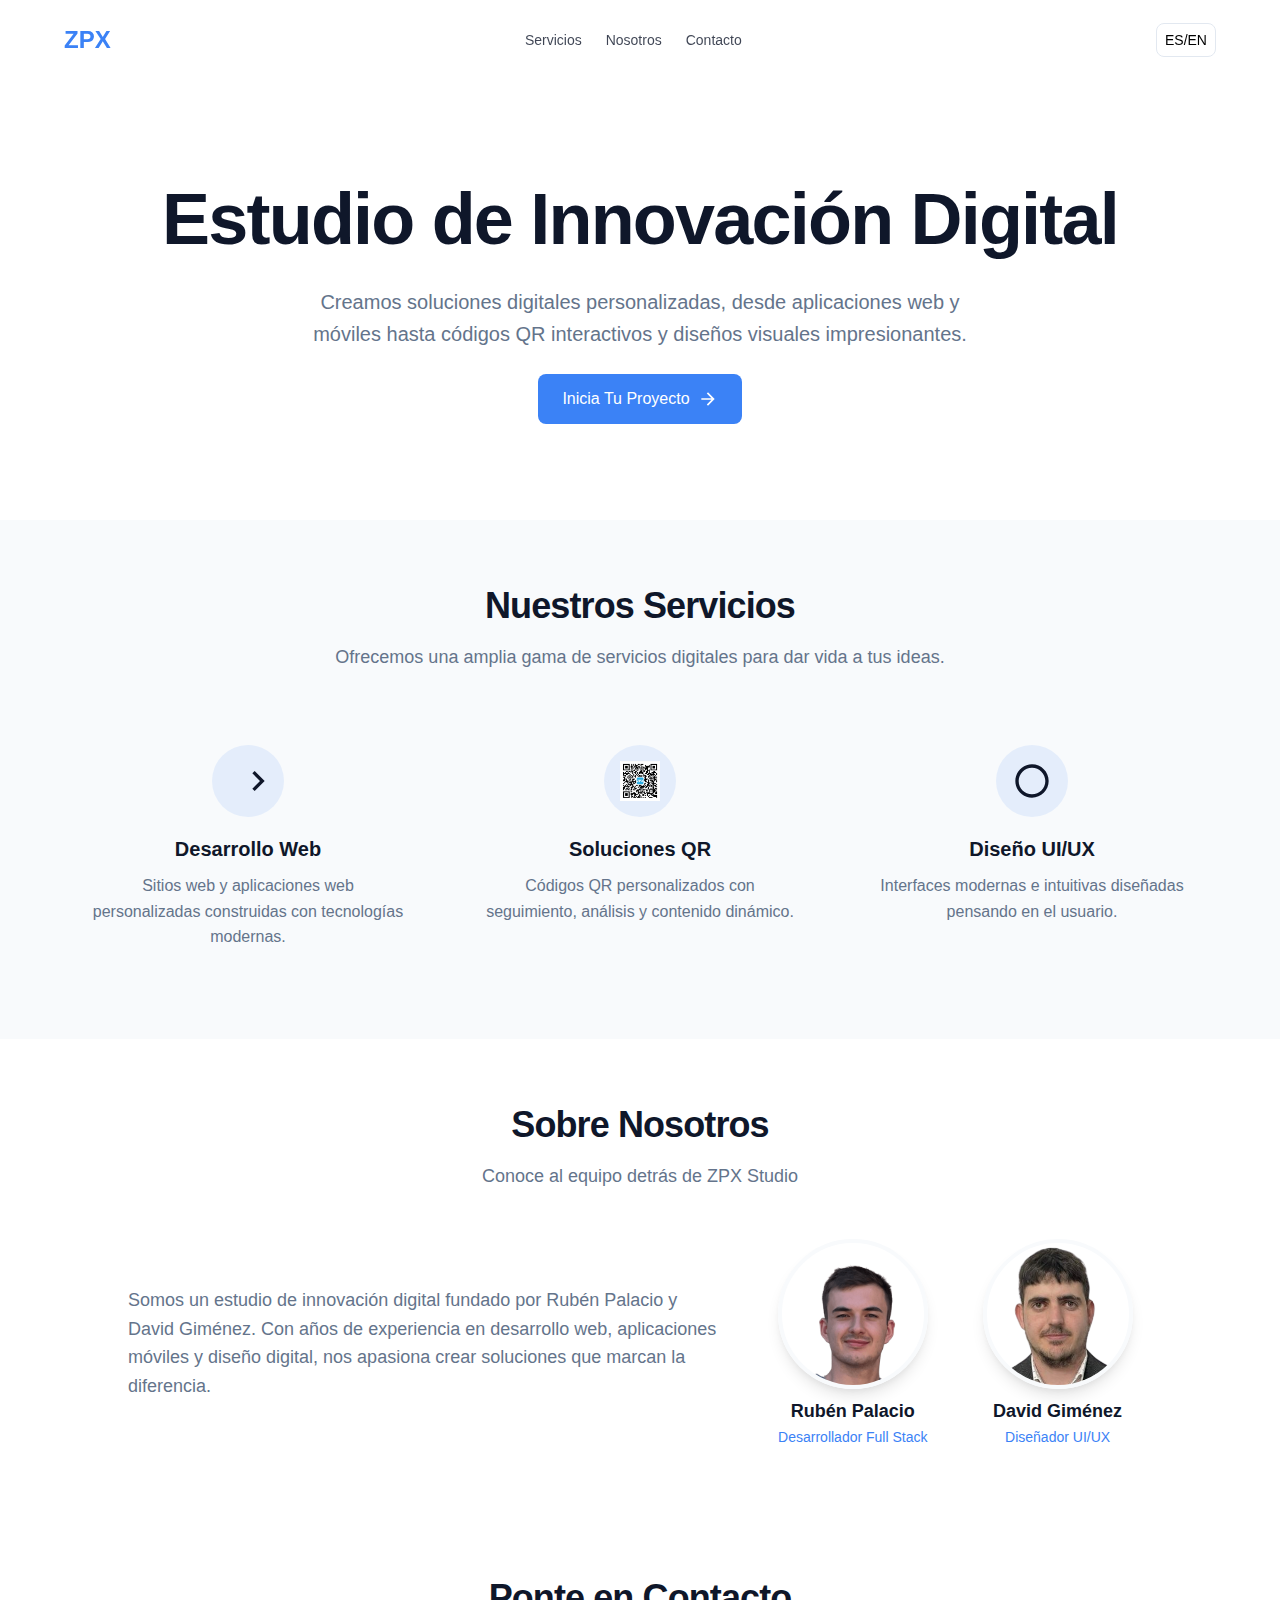
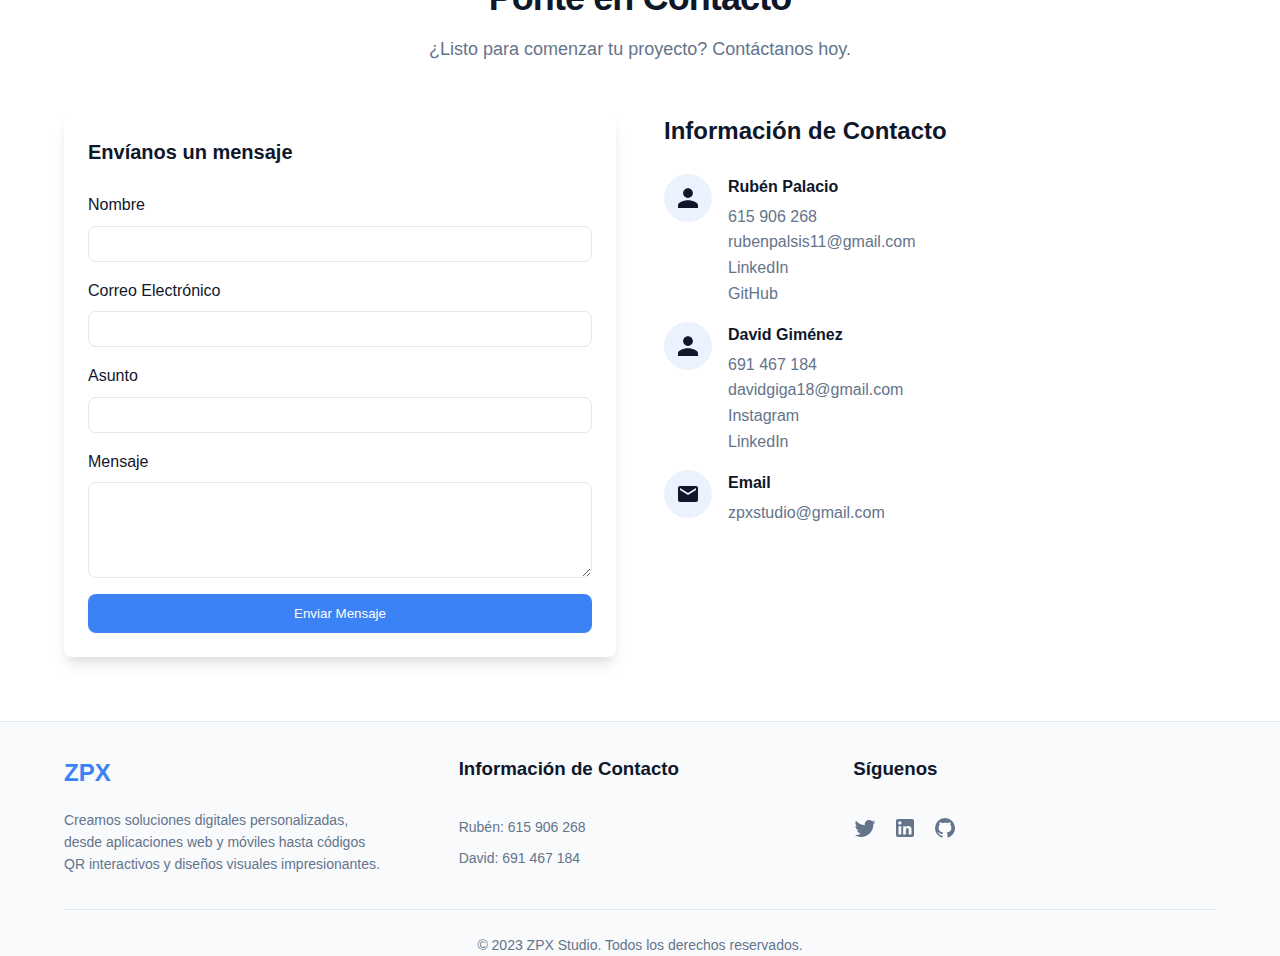
<file: ZPX/index.html>
<!DOCTYPE html>
<html lang="es">
<head>
    <meta charset="UTF-8">
    <meta name="viewport" content="width=device-width, initial-scale=1.0">
    <title>ZPX Studio - Innovación Digital</title>
    <link rel="stylesheet" href="assets/css/styles.css">
</head>
<body>
    <!-- Header -->
    <header id="header" class="header">
        <div class="container">
            <div class="header-content">
                <a href="#home" class="logo-link">
                    <div class="logo">ZPX</div>
                </a>
                <nav class="desktop-nav">
                    <a href="#services" class="nav-link">Servicios</a>
                    <a href="#about" class="nav-link">Nosotros</a>
                    <a href="#contact" class="nav-link">Contacto</a>
                </nav>
                <div class="header-actions">
                    <button id="language-toggle" class="language-toggle">ES/EN</button>
                </div>
                <button id="mobile-menu-button" class="mobile-menu-button">
                    <svg class="menu-icon" viewBox="0 0 24 24" width="24" height="24">
                        <path fill="currentColor" d="M3 6h18v2H3V6zm0 5h18v2H3v-2zm0 5h18v2H3v-2z"/>
                    </svg>
                </button>
            </div>
        </div>
    </header>

    <!-- Mobile Menu -->
    <div id="mobile-menu" class="mobile-menu">
        <div class="mobile-menu-header">
            <a href="#home" class="logo-link">
                <div class="logo">ZPX</div>
            </a>
            <button id="close-menu-button" class="close-menu-button">
                <svg class="close-icon" viewBox="0 0 24 24" width="24" height="24">
                    <path fill="currentColor" d="M19 6.41L17.59 5 12 10.59 6.41 5 5 6.41 10.59 12 5 17.59 6.41 19 12 13.41 17.59 19 19 17.59 13.41 12z"/>
                </svg>
            </button>
        </div>
        <nav class="mobile-nav">
            <a href="#services" class="mobile-nav-link">Servicios</a>
            <a href="#about" class="mobile-nav-link">Nosotros</a>
            <a href="#qr-tool" class="mobile-nav-link">Herramienta QR</a>
            <a href="#contact" class="mobile-nav-link">Contacto</a>
        </nav>
        <div class="mobile-menu-footer">
            <button id="mobile-language-toggle" class="language-toggle">ES/EN</button>
        </div>
    </div>

    <!-- Hero Section -->
    <section id="home" class="hero-section">
        <div class="container">
            <div class="hero-content">
                <h1 class="hero-title">Estudio de Innovación Digital</h1>
                <p class="hero-subtitle">Creamos soluciones digitales personalizadas, desde aplicaciones web y móviles hasta códigos QR interactivos y diseños visuales impresionantes.</p>
                <a href="#contact" class="cta-button">
                    Inicia Tu Proyecto
                    <svg class="arrow-icon" viewBox="0 0 24 24" width="20" height="20">
                        <path fill="currentColor" d="M12 4l-1.41 1.41L16.17 11H4v2h12.17l-5.58 5.59L12 20l8-8z"/>
                    </svg>
                </a>
            </div>
        </div>
    </section>

    <!-- Services Section -->
    <section id="services" class="services-section">
        <div class="container">
            <div class="section-header">
                <h2 class="section-title">Nuestros Servicios</h2>
                <p class="section-subtitle">Ofrecemos una amplia gama de servicios digitales para dar vida a tus ideas.</p>
            </div>
            <div class="services-grid">
                <div class="service-card">
                    <div class="service-icon">
                        <svg viewBox="0 0 24 24" width="40" height="40">
                            <path fill="currentColor" d="M14.6 16.6l4.6-4.6-4.6-4.6L16 6l6 6-6 6-1.4-1.4z"/>
                        </svg>
                    </div>
                    <h3 class="service-title">Desarrollo Web</h3>
                    <p class="service-description">Sitios web y aplicaciones web personalizadas construidas con tecnologías modernas.</p>
                </div>
                <div class="service-card">
                    <div class="service-icon">
                        <img src="assets/img/QR.png" alt="Icono de Soluciones QR" width="40" height="40">
                    </div>
                    <h3 class="service-title">Soluciones QR</h3>
                    <p class="service-description">Códigos QR personalizados con seguimiento, análisis y contenido dinámico.</p>
                </div>
                <div class="service-card">
                    <div class="service-icon">
                        <svg viewBox="0 0 24 24" width="40" height="40">
                            <path fill="currentColor" d="M12 2C6.48 2 2 6.48 2 12s4.48 10 10 10 10-4.48 10-10S17.52 2 12 2zm0 18c-4.41 0-8-3.59-8-8s3.59-8 8-8 8 3.59 8 8-3.59 8-8 8z"/>
                        </svg>
                    </div>
                    <h3 class="service-title">Diseño UI/UX</h3>
                    <p class="service-description">Interfaces modernas e intuitivas diseñadas pensando en el usuario.</p>
                </div>
            </div>
        </div>
    </section>

    <!-- About Section -->
    <section id="about" class="about-section">
        <div class="container">
            <div class="section-header">
                <h2 class="section-title">Sobre Nosotros</h2>
                <p class="section-subtitle">Conoce al equipo detrás de ZPX Studio</p>
            </div>
            <div class="about-content">
                <div class="about-text">
                    <p>Somos un estudio de innovación digital fundado por Rubén Palacio y David Giménez. Con años de experiencia en desarrollo web, aplicaciones móviles y diseño digital, nos apasiona crear soluciones que marcan la diferencia.</p>
                </div>
                <div class="founders-grid">
                    <div class="founder-card">
                        <div class="founder-image">
                            <img src="assets/img/ruben_perfil.png" alt="Foto de Rubén Palacio">
                        </div>
                        <div class="founder-info">
                            <h4 class="founder-name">Rubén Palacio</h4>
                            <p class="founder-role">Desarrollador Full Stack</p>
                        </div>
                    </div>
                    <div class="founder-card">
                        <div class="founder-image">
                            <img src="assets/img/david_perfil.png" alt="Foto de David Giménez">
                        </div>
                        <div class="founder-info">
                            <h4 class="founder-name">David Giménez</h4>
                            <p class="founder-role">Diseñador UI/UX</p>
                        </div>
                    </div>
                </div>
            </div>
        </div>
    </section>

    <!-- Contact Section -->
    <section id="contact" class="contact-section">
        <div class="container">
            <div class="section-header">
                <h2 class="section-title">Ponte en Contacto</h2>
                <p class="section-subtitle">¿Listo para comenzar tu proyecto? Contáctanos hoy.</p>
            </div>
            <div class="contact-content">
                <div class="contact-form-container">
                    <div class="contact-form-header">
                        <h3>Envíanos un mensaje</h3>
                    </div>
                    <form id="contact-form" class="contact-form">
                        <div class="form-group">
                            <label for="name" class="form-label">Nombre</label>
                            <input type="text" id="name" name="name" class="form-input" required>
                            <p id="name-error" class="error-message"></p>
                        </div>
                        <div class="form-group">
                            <label for="email" class="form-label">Correo Electrónico</label>
                            <input type="email" id="email" name="email" class="form-input" required>
                            <p id="email-error" class="error-message"></p>
                        </div>
                        <div class="form-group">
                            <label for="subject" class="form-label">Asunto</label>
                            <input type="text" id="subject" name="subject" class="form-input" required>
                            <p id="subject-error" class="error-message"></p>
                        </div>
                        <div class="form-group">
                            <label for="message" class="form-label">Mensaje</label>
                            <textarea id="message" name="message" class="form-textarea" required></textarea>
                            <p id="message-error" class="error-message"></p>
                        </div>
                        <button type="submit" id="submit-button" class="submit-button">
                            Enviar Mensaje
                        </button>
                    </form>
                </div>
                <div class="contact-info">
                    <h3>Información de Contacto</h3>
                    <div class="contact-details">
                        <div class="contact-item">
                            <div class="contact-icon">
                                <svg viewBox="0 0 24 24" width="24" height="24">
                                    <path fill="currentColor" d="M12 12c2.7 0 4.88-2.18 4.88-4.88S14.7 2.24 12 2.24 7.12 4.42 7.12 7.12 9.3 12 12 12zm0 2.24c-3.33 0-9.99 1.68-9.99 5.01V22h19.98v-2.75c0-3.33-6.66-5.01-9.99-5.01z"/>
                                </svg>
                            </div>
                            <div class="contact-text">
                                <h4>Rubén Palacio</h4>
                                <a href="tel:+34615906268">615 906 268</a><br>
                                <a href="mailto:rubenpalsis11@gmail.com">rubenpalsis11@gmail.com</a><br>
                                <a href="https://www.linkedin.com/in/ruben-palacio-sisamon-4bb30425a/">LinkedIn</a><br>
                                <a href="https://github.com/RubenPalSis">GitHub</a><br>
                            </div>
                        </div>
                        <div class="contact-item">
                            <div class="contact-icon">
                                <svg viewBox="0 0 24 24" width="24" height="24">
                                    <path fill="currentColor" d="M12 12c2.7 0 4.88-2.18 4.88-4.88S14.7 2.24 12 2.24 7.12 4.42 7.12 7.12 9.3 12 12 12zm0 2.24c-3.33 0-9.99 1.68-9.99 5.01V22h19.98v-2.75c0-3.33-6.66-5.01-9.99-5.01z"/>
                                </svg>
                            </div>
                            <div class="contact-text">
                                <h4>David Giménez</h4>
                                <a href="tel:+34691467184">691 467 184</a><br>
                                <a href="mailto:davidgiga18@gmail.com">davidgiga18@gmail.com</a><br>
                                <a href="https://www.instagram.com/caletacreativos/">Instagram</a><br>
                                <a href="https://www.linkedin.com/in/davidgiga18/">LinkedIn</a><br>
                            </div>
                        </div>

                        <div class="contact-item">
                            <div class="contact-icon">
                                <svg viewBox="0 0 24 24" width="24" height="24">
                                    <path fill="currentColor" d="M20 4H4c-1.1 0-1.99.9-1.99 2L2 18c0 1.1.9 2 2 2h16c1.1 0 2-.9 2-2V6c0-1.1-.9-2-2-2zm0 4l-8 5-8-5V6l8 5 8-5v2z"/>
                                </svg>
                            </div>
                            <div class="contact-text">
                                <h4>Email</h4>
                                <a href="mailto:zpxstudio@gmail.com">zpxstudio@gmail.com</a><br>
                            </div>
                        </div>
                    </div>
                </div>
            </div>
        </div>
    </section>

    <!-- Footer -->
    <footer class="footer">
        <div class="container">
            <div class="footer-content">
                <div class="footer-section">
                    <a href="#home" class="footer-logo">
                        <div class="logo">ZPX</div>
                    </a>
                    <p class="footer-description">Creamos soluciones digitales personalizadas, desde aplicaciones web y móviles hasta códigos QR interactivos y diseños visuales impresionantes.</p>
                </div>
                <div class="footer-section">
                    <h3 class="footer-title">Información de Contacto</h3>
                    <ul class="footer-links">
                        <li>Rubén: <a href="tel:+34615906268">615 906 268</a></li>
                        <li>David: <a href="tel:+34691467184">691 467 184</a></li>
                    </ul>
                </div>
                <div class="footer-section">
                    <h3 class="footer-title">Síguenos</h3>
                    <div class="social-links">
                        <a href="#" aria-label="Twitter" class="social-link">
                            <svg viewBox="0 0 24 24" width="24" height="24">
                                <path fill="currentColor" d="M22.46 6c-.77.35-1.6.58-2.46.69.88-.53 1.56-1.37 1.88-2.38-.83.5-1.75.85-2.72 1.05C18.37 4.5 17.26 4 16 4c-2.35 0-4.27 1.92-4.27 4.29 0 .34.04.67.11.98C8.28 9.09 5.11 7.38 3 4.79c-.37.63-.58 1.37-.58 2.15 0 1.49.75 2.81 1.91 3.56-.71 0-1.37-.2-1.95-.5v.03c0 2.08 1.48 3.82 3.44 4.21a4.22 4.22 0 0 1-1.93.07 4.28 4.28 0 0 0 4 2.98 8.521 8.521 0 0 1-5.33 1.84c-.34 0-.68-.02-1.02-.06C3.44 20.29 5.7 21 8.12 21 16 21 20.33 14.46 20.33 8.79c0-.19 0-.37-.01-.56.84-.6 1.56-1.36 2.14-2.23z"/>
                            </svg>
                        </a>
                        <a href="#" aria-label="LinkedIn" class="social-link">
                            <svg viewBox="0 0 24 24" width="24" height="24">
                                <path fill="currentColor" d="M19 3a2 2 0 0 1 2 2v14a2 2 0 0 1-2 2H5a2 2 0 0 1-2-2V5a2 2 0 0 1 2-2h14m-.5 15.5v-5.3a3.26 3.26 0 0 0-3.26-3.26c-.85 0-1.84.52-2.32 1.3v-1.11h-2.79v8.37h2.79v-4.93c0-.77.62-1.4 1.39-1.4a1.4 1.4 0 0 1 1.4 1.4v4.93h2.79M6.88 8.56a1.68 1.68 0 0 0 1.68-1.68c0-.93-.75-1.69-1.68-1.69a1.69 1.69 0 0 0-1.69 1.69c0 .93.76 1.68 1.69 1.68m1.39 9.94v-8.37H5.5v8.37h2.77z"/>
                            </svg>
                        </a>
                        <a href="#" aria-label="GitHub" class="social-link">
                            <svg viewBox="0 0 24 24" width="24" height="24">
                                <path fill="currentColor" d="M12 2A10 10 0 0 0 2 12c0 4.42 2.87 8.17 6.84 9.5.5.08.66-.23.66-.5v-1.69c-2.77.6-3.36-1.34-3.36-1.34-.46-1.16-1.11-1.47-1.11-1.47-.91-.62.07-.6.07-.6 1 .07 1.53 1.03 1.53 1.03.87 1.52 2.34 1.07 2.91.83.09-.65.35-1.09.63-1.34-2.22-.25-4.55-1.11-4.55-4.92 0-1.11.38-2 1.03-2.71-.1-.25-.45-1.29.1-2.64 0 0 .84-.27 2.75 1.02.79-.22 1.65-.33 2.5-.33.85 0 1.71.11 2.5.33 1.91-1.29 2.75-1.02 2.75-1.02.55 1.35.2 2.39.1 2.64.65.71 1.03 1.6 1.03 2.71 0 3.82-2.34 4.66-4.57 4.91.36.31.69.92.69 1.85V21c0 .27.16.59.67.5C19.14 20.16 22 16.42 22 12A10 10 0 0 0 12 2z"/>
                            </svg>
                        </a>
                    </div>
                </div>
            </div>
            <div class="footer-bottom">
                <p>© 2023 ZPX Studio. Todos los derechos reservados.</p>
            </div>
        </div>
    </footer>

    <!-- Toast Notification -->
    <div id="toast" class="toast">
        <div class="toast-content">
            <span id="toast-message"></span>
        </div>
    </div>

    <script src="assets/js/script.js"></script>
</body>
</html>
</file>
<file: ZPX/assets/css/styles.css>
/* Reset and Base Styles */
* {
    margin: 0;
    padding: 0;
    box-sizing: border-box;
}

:root {
    --primary: #3b82f6;
    --primary-foreground: #ffffff;
    --background: #ffffff;
    --foreground: #0f172a;
    --card: #f8fafc;
    --card-foreground: #0f172a;
    --muted: #64748b;
    --muted-foreground: #64748b;
    --border: #e2e8f0;
    --destructive: #ef4444;
    --radius: 0.5rem;
    --shadow: 0 1px 3px 0 rgba(0, 0, 0, 0.1), 0 1px 2px 0 rgba(0, 0, 0, 0.06);
    --shadow-lg: 0 10px 15px -3px rgba(0, 0, 0, 0.1), 0 4px 6px -2px rgba(0, 0, 0, 0.05);
}

body {
    font-family: -apple-system, BlinkMacSystemFont, 'Segoe UI', Roboto, Oxygen, Ubuntu, Cantarell, sans-serif;
    line-height: 1.6;
    color: var(--foreground);
    background-color: var(--background);
}

.container {
    max-width: 1200px;
    margin: 0 auto;
    padding: 0 1rem;
}

@media (min-width: 768px) {
    .container {
        padding: 0 1.5rem;
    }
}

/* Header */
.header {
    position: sticky;
    top: 0;
    z-index: 50;
    width: 100%;
    transition: all 0.3s;
    background-color: transparent;
}

.header.scrolled {
    background-color: rgba(255, 255, 255, 0.8);
    backdrop-filter: blur(8px);
    border-bottom: 1px solid var(--border);
}

.header-content {
    display: flex;
    height: 5rem;
    align-items: center;
    justify-content: space-between;
}

.logo-link {
    display: flex;
    align-items: center;
    gap: 0.5rem;
    text-decoration: none;
}

.logo {
    font-size: 1.5rem;
    font-weight: 700;
    color: var(--primary);
}

.desktop-nav {
    display: none;
    align-items: center;
    gap: 1.5rem;
}

@media (min-width: 768px) {
    .desktop-nav {
        display: flex;
    }
}

.nav-link {
    font-size: 0.875rem;
    font-weight: 500;
    color: var(--foreground);
    opacity: 0.8;
    text-decoration: none;
    transition: color 0.2s;
}

.nav-link:hover {
    color: var(--primary);
}

.header-actions {
    display: none;
    align-items: center;
    gap: 1rem;
}

@media (min-width: 768px) {
    .header-actions {
        display: flex;
    }
}

.language-toggle {
    background: none;
    border: 1px solid var(--border);
    border-radius: var(--radius);
    padding: 0.5rem;
    font-size: 0.875rem;
    cursor: pointer;
    transition: all 0.2s;
}

.language-toggle:hover {
    background-color: var(--card);
}

.mobile-menu-button {
    display: flex;
    background: none;
    border: none;
    padding: 0.5rem;
    cursor: pointer;
    color: var(--foreground);
}

@media (min-width: 768px) {
    .mobile-menu-button {
        display: none;
    }
}

.menu-icon, .close-icon {
    width: 1.5rem;
    height: 1.5rem;
}

/* Mobile Menu */
.mobile-menu {
    position: fixed;
    top: 0;
    right: 0;
    bottom: 0;
    z-index: 50;
    width: 100%;
    max-width: 20rem;
    background-color: var(--background);
    transform: translateX(100%);
    transition: transform 0.3s;
    display: flex;
    flex-direction: column;
}

.mobile-menu.open {
    transform: translateX(0);
}

.mobile-menu-header {
    display: flex;
    align-items: center;
    justify-content: space-between;
    padding: 1rem;
    border-bottom: 1px solid var(--border);
}

.close-menu-button {
    background: none;
    border: none;
    padding: 0.5rem;
    cursor: pointer;
    color: var(--foreground);
}

.mobile-nav {
    display: flex;
    flex-direction: column;
    gap: 1.5rem;
    padding: 1rem;
}

.mobile-nav-link {
    font-size: 1.125rem;
    font-weight: 600;
    color: var(--foreground);
    text-decoration: none;
    transition: color 0.2s;
}

.mobile-nav-link:hover {
    color: var(--primary);
}

.mobile-menu-footer {
    margin-top: auto;
    padding: 1rem;
    border-top: 1px solid var(--border);
}

/* Hero Section */
.hero-section {
    width: 100%;
    padding-top: 6rem;
    padding-bottom: 6rem;
    background-color: var(--background);
    position: relative;
    overflow: hidden;
}

.hero-section::before {
    content: '';
    position: absolute;
    inset: 0;
    z-index: -10;
    height: 100%;
    width: 100%;
    background-color: white;
    background-image: 
        linear-gradient(to right, #f0f0f0 1px, transparent 1px),
        linear-gradient(to bottom, #f0f0f0 1px, transparent 1px);
    background-size: 6rem 4rem;
}

.hero-section::after {
    content: '';
    position: absolute;
    bottom: 0;
    left: 0;
    right: 0;
    top: 0;
    background: radial-gradient(circle 500px at 50% 200px, #d5e9f5, transparent);
    z-index: -9;
}

.hero-content {
    display: flex;
    flex-direction: column;
    align-items: center;
    text-align: center;
    gap: 1.5rem;
}

.hero-title {
    font-size: 2.25rem;
    font-weight: 700;
    line-height: 1.2;
    letter-spacing: -0.025em;
    animation: fadeInUp 1s;
}

@media (min-width: 768px) {
    .hero-title {
        font-size: 3.75rem;
    }
}

@media (min-width: 1024px) {
    .hero-title {
        font-size: 4.5rem;
    }
}

.hero-subtitle {
    max-width: 42rem;
    color: var(--muted-foreground);
    font-size: 1.125rem;
    animation: fadeInUp 1s 0.2s both;
}

@media (min-width: 768px) {
    .hero-subtitle {
        font-size: 1.25rem;
    }
}

.cta-button {
    display: inline-flex;
    align-items: center;
    background-color: var(--primary);
    color: var(--primary-foreground);
    padding: 0.75rem 1.5rem;
    border-radius: var(--radius);
    font-weight: 500;
    text-decoration: none;
    transition: all 0.2s;
    animation: fadeInUp 1s 0.4s both;
}

.cta-button:hover {
    background-color: #2563eb;
    transform: translateY(-2px);
    box-shadow: var(--shadow-lg);
}

.arrow-icon {
    margin-left: 0.5rem;
    transition: transform 0.2s;
}

.cta-button:hover .arrow-icon {
    transform: translateX(4px);
}

/* Section Styles */
section {
    padding: 4rem 0;
}

.section-header {
    display: flex;
    flex-direction: column;
    align-items: center;
    text-align: center;
    gap: 1rem;
    margin-bottom: 3rem;
}

.section-title {
    font-size: 1.875rem;
    font-weight: 700;
    line-height: 1.2;
    letter-spacing: -0.025em;
}

@media (min-width: 768px) {
    .section-title {
        font-size: 2.25rem;
    }
}

.section-subtitle {
    max-width: 42rem;
    color: var(--muted-foreground);
    font-size: 1.125rem;
}

/* Services Section */
.services-section {
    width: 100%;
    background-color: var(--card);
}

.services-grid {
    display: grid;
    gap: 1.5rem;
}

@media (min-width: 640px) {
    .services-grid {
        grid-template-columns: repeat(2, 1fr);
    }
}

@media (min-width: 1024px) {
    .services-grid {
        grid-template-columns: repeat(3, 1fr);
    }
}

.service-card {
    display: flex;
    flex-direction: column;
    align-items: center;
    text-align: center;
    padding: 1.5rem;
    border: 1px solid transparent;
    border-radius: var(--radius);
    box-shadow: none;
    transition: all 0.3s;
}

.service-card:hover {
    box-shadow: var(--shadow-lg);
    border-color: var(--border);
}

.service-icon {
    display: flex;
    align-items: center;
    justify-content: center;
    border-radius: 50%;
    background-color: rgba(59, 130, 246, 0.1);
    padding: 1rem;
    margin-bottom: 1rem;
}

.service-title {
    font-size: 1.25rem;
    font-weight: 600;
    margin-bottom: 0.5rem;
}

.service-description {
    color: var(--muted-foreground);
    font-size: 1rem;
}

/* About Section */
.about-section {
    width: 100%;
    background-color: var(--background);
}

.about-content {
    max-width: 64rem;
    margin: 0 auto;
    display: grid;
    gap: 2.5rem;
    align-items: center;
}

@media (min-width: 768px) {
    .about-content {
        grid-template-columns: 3fr 2fr;
    }
}

.about-text {
    color: var(--muted-foreground);
    font-size: 1.125rem;
}

.founders-grid {
    display: grid;
    grid-template-columns: repeat(2, 1fr);
    gap: 1rem;
}

.founder-card {
    display: flex;
    flex-direction: column;
    align-items: center;
    text-align: center;
    gap: 0.5rem;
}

.founder-image {
    width: 9.375rem;
    height: 9.375rem;
    border-radius: 50%;
    overflow: hidden;
    border: 4px solid var(--card);
    box-shadow: var(--shadow-lg);
}

.founder-image img {
    width: 100%;
    height: 100%;
    object-fit: cover;
}

.founder-name {
    font-weight: 600;
    font-size: 1.125rem;
    color: var(--foreground);
}

.founder-role {
    font-size: 0.875rem;
    color: var(--primary);
}

/* QR Section */
.qr-section {
    width: 100%;
    background-color: var(--card);
}

.qr-card {
    max-width: 32rem;
    margin: 0 auto;
    border-radius: var(--radius);
    box-shadow: var(--shadow-lg);
    background-color: var(--background);
}

.qr-content {
    padding: 1.5rem;
}

.qr-input-group {
    display: flex;
    flex-direction: column;
    gap: 1rem;
}

@media (min-width: 640px) {
    .qr-input-group {
        flex-direction: row;
    }
}

.qr-input {
    flex-grow: 1;
    padding: 0.5rem 1rem;
    border: 1px solid var(--border);
    border-radius: var(--radius);
    font-size: 1rem;
}

.qr-button {
    background-color: var(--primary);
    color: var(--primary-foreground);
    border: none;
    border-radius: var(--radius);
    padding: 0.5rem 1rem;
    font-weight: 500;
    cursor: pointer;
    transition: background-color 0.2s;
}

.qr-button:hover:not(:disabled) {
    background-color: #2563eb;
}

.qr-button:disabled {
    opacity: 0.5;
    cursor: not-allowed;
}

.qr-result {
    margin-top: 1.5rem;
    display: flex;
    flex-direction: column;
    align-items: center;
    gap: 1rem;
}

.qr-canvas-container {
    background-color: white;
    padding: 1rem;
    border-radius: var(--radius);
    box-shadow: inset 0 2px 4px 0 rgba(0, 0, 0, 0.05);
}

.download-button {
    display: inline-flex;
    align-items: center;
    background-color: transparent;
    color: var(--foreground);
    border: 1px solid var(--border);
    border-radius: var(--radius);
    padding: 0.5rem 1rem;
    font-weight: 500;
    cursor: pointer;
    transition: all 0.2s;
}

.download-button:hover {
    background-color: var(--card);
}

.download-icon {
    margin-right: 0.5rem;
}

/* Contact Section */
.contact-section {
    width: 100%;
    background-color: var(--background);
}

.contact-content {
    display: grid;
    gap: 3rem;
    max-width: 80rem;
    margin: 0 auto;
}

@media (min-width: 768px) {
    .contact-content {
        grid-template-columns: 1fr 1fr;
    }
}

.contact-form-container {
    border-radius: var(--radius);
    box-shadow: var(--shadow-lg);
    background-color: var(--background);
}

.contact-form-header {
    padding: 1.5rem 1.5rem 0;
}

.contact-form-header h3 {
    font-size: 1.25rem;
    font-weight: 600;
}

.contact-form {
    padding: 1.5rem;
    display: flex;
    flex-direction: column;
    gap: 1rem;
}

.form-group {
    display: flex;
    flex-direction: column;
}

.form-label {
    font-weight: 500;
    margin-bottom: 0.5rem;
}

.form-input, .form-textarea {
    padding: 0.5rem 1rem;
    border: 1px solid var(--border);
    border-radius: var(--radius);
    font-size: 1rem;
    font-family: inherit;
}

.form-textarea {
    min-height: 6rem;
    resize: vertical;
}

.error-message {
    color: var(--destructive);
    font-size: 0.875rem;
    margin-top: 0.25rem;
    display: none;
}

.error-message.show {
    display: block;
}

.submit-button {
    width: 100%;
    background-color: var(--primary);
    color: var(--primary-foreground);
    border: none;
    border-radius: var(--radius);
    padding: 0.75rem 1.5rem;
    font-weight: 500;
    cursor: pointer;
    transition: background-color 0.2s;
}

.submit-button:hover:not(:disabled) {
    background-color: #2563eb;
}

.submit-button:disabled {
    opacity: 0.5;
    cursor: not-allowed;
}

.contact-info h3 {
    font-size: 1.5rem;
    font-weight: 700;
    margin-bottom: 1.5rem;
}

.contact-details {
    display: flex;
    flex-direction: column;
    gap: 1rem;
}

.contact-item {
    display: flex;
    align-items: flex-start;
    gap: 1rem;
}

.contact-icon {
    display: flex;
    align-items: center;
    justify-content: center;
    border-radius: 50%;
    background-color: rgba(59, 130, 246, 0.1);
    padding: 0.75rem;
}

.contact-text h4 {
    font-weight: 600;
    margin-bottom: 0.25rem;
}

.contact-text a {
    color: var(--muted-foreground);
    text-decoration: none;
    transition: color 0.2s;
}

.contact-text a:hover {
    color: var(--primary);
}

/* Footer */
.footer {
    background-color: var(--card);
    border-top: 1px solid var(--border);
}

.footer-content {
    display: grid;
    gap: 2rem;
    padding: 2rem 0;
}

@media (min-width: 768px) {
    .footer-content {
        grid-template-columns: repeat(3, 1fr);
    }
}

.footer-section {
    display: flex;
    flex-direction: column;
    gap: 1rem;
}

.footer-logo {
    text-decoration: none;
}

.footer-description {
    font-size: 0.875rem;
    color: var(--muted-foreground);
    max-width: 20rem;
}

.footer-title {
    font-weight: 600;
    color: var(--foreground);
    margin-bottom: 1rem;
}

.footer-links {
    list-style: none;
    font-size: 0.875rem;
    color: var(--muted-foreground);
}

.footer-links li {
    margin-bottom: 0.5rem;
}

.footer-links a {
    color: var(--muted-foreground);
    text-decoration: none;
    transition: color 0.2s;
}

.footer-links a:hover {
    color: var(--primary);
}

.social-links {
    display: flex;
    align-items: center;
    gap: 1rem;
}

.social-link {
    color: var(--muted-foreground);
    transition: color 0.2s;
}

.social-link:hover {
    color: var(--primary);
}

.footer-bottom {
    border-top: 1px solid var(--border);
    padding-top: 1.5rem;
    text-align: center;
    font-size: 0.875rem;
    color: var(--muted-foreground);
}

/* Toast Notification */
.toast {
    position: fixed;
    bottom: 1rem;
    right: 1rem;
    z-index: 100;
    display: none;
}

.toast.show {
    display: block;
    animation: slideIn 0.3s;
}

.toast-content {
    background-color: var(--background);
    border: 1px solid var(--border);
    border-radius: var(--radius);
    padding: 1rem;
    box-shadow: var(--shadow-lg);
    max-width: 20rem;
}

/* Animations */
@keyframes fadeInUp {
    from {
        opacity: 0;
        transform: translateY(20px);
    }
    to {
        opacity: 1;
        transform: translateY(0);
    }
}

@keyframes slideIn {
    from {
        transform: translateX(100%);
    }
    to {
        transform: translateX(0);
    }
}
</file>
